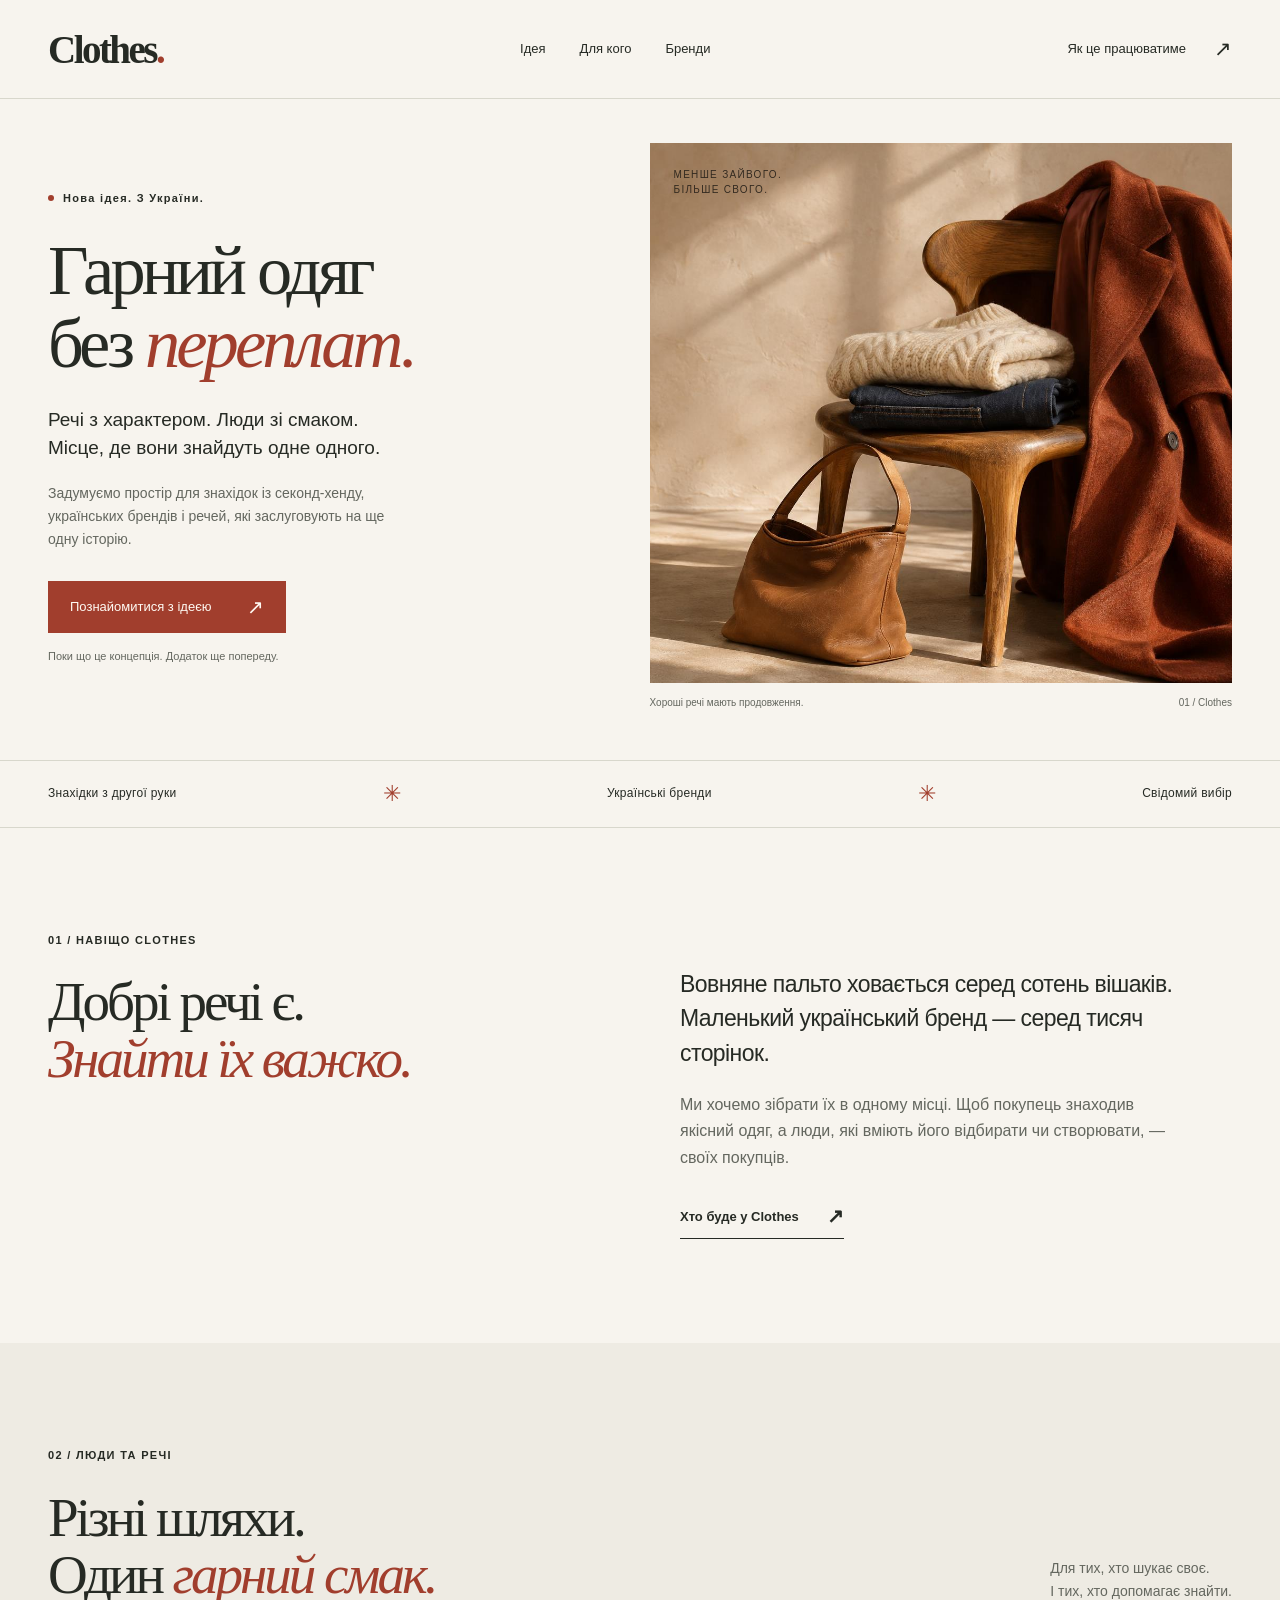
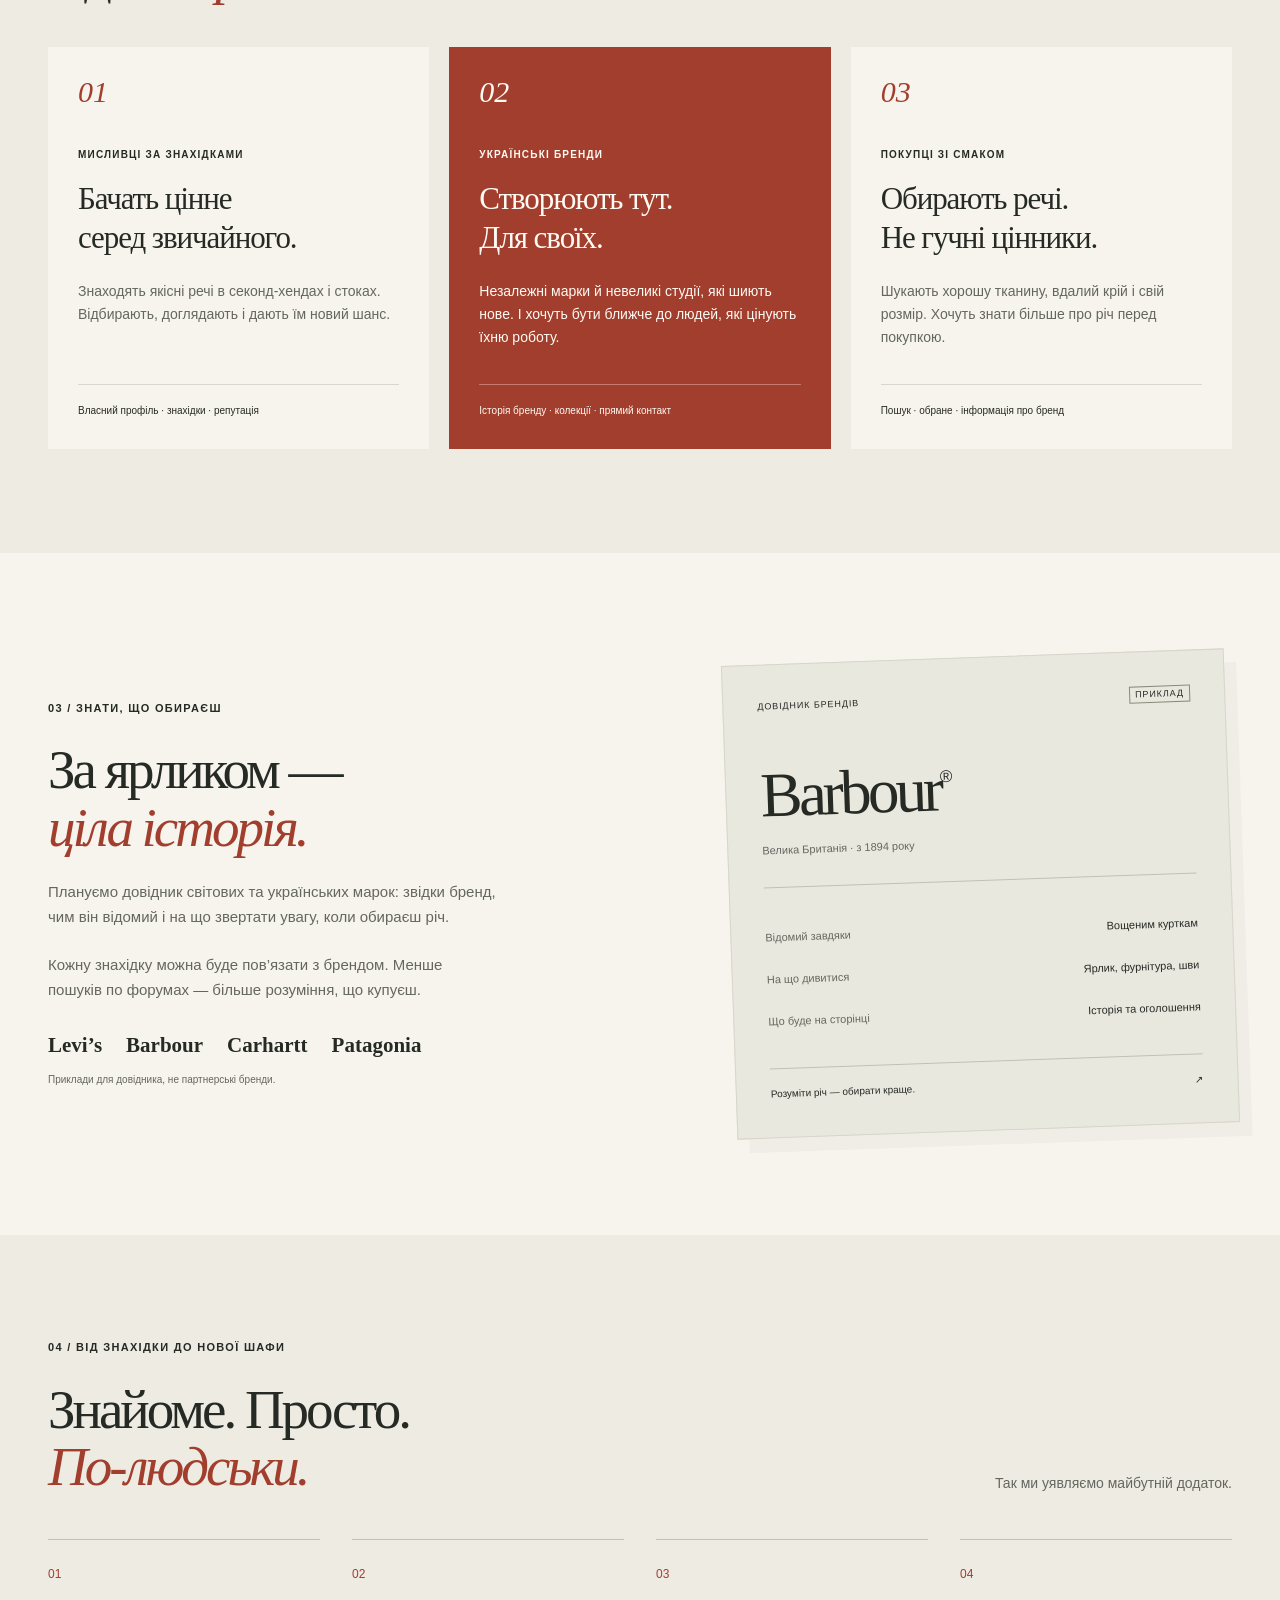
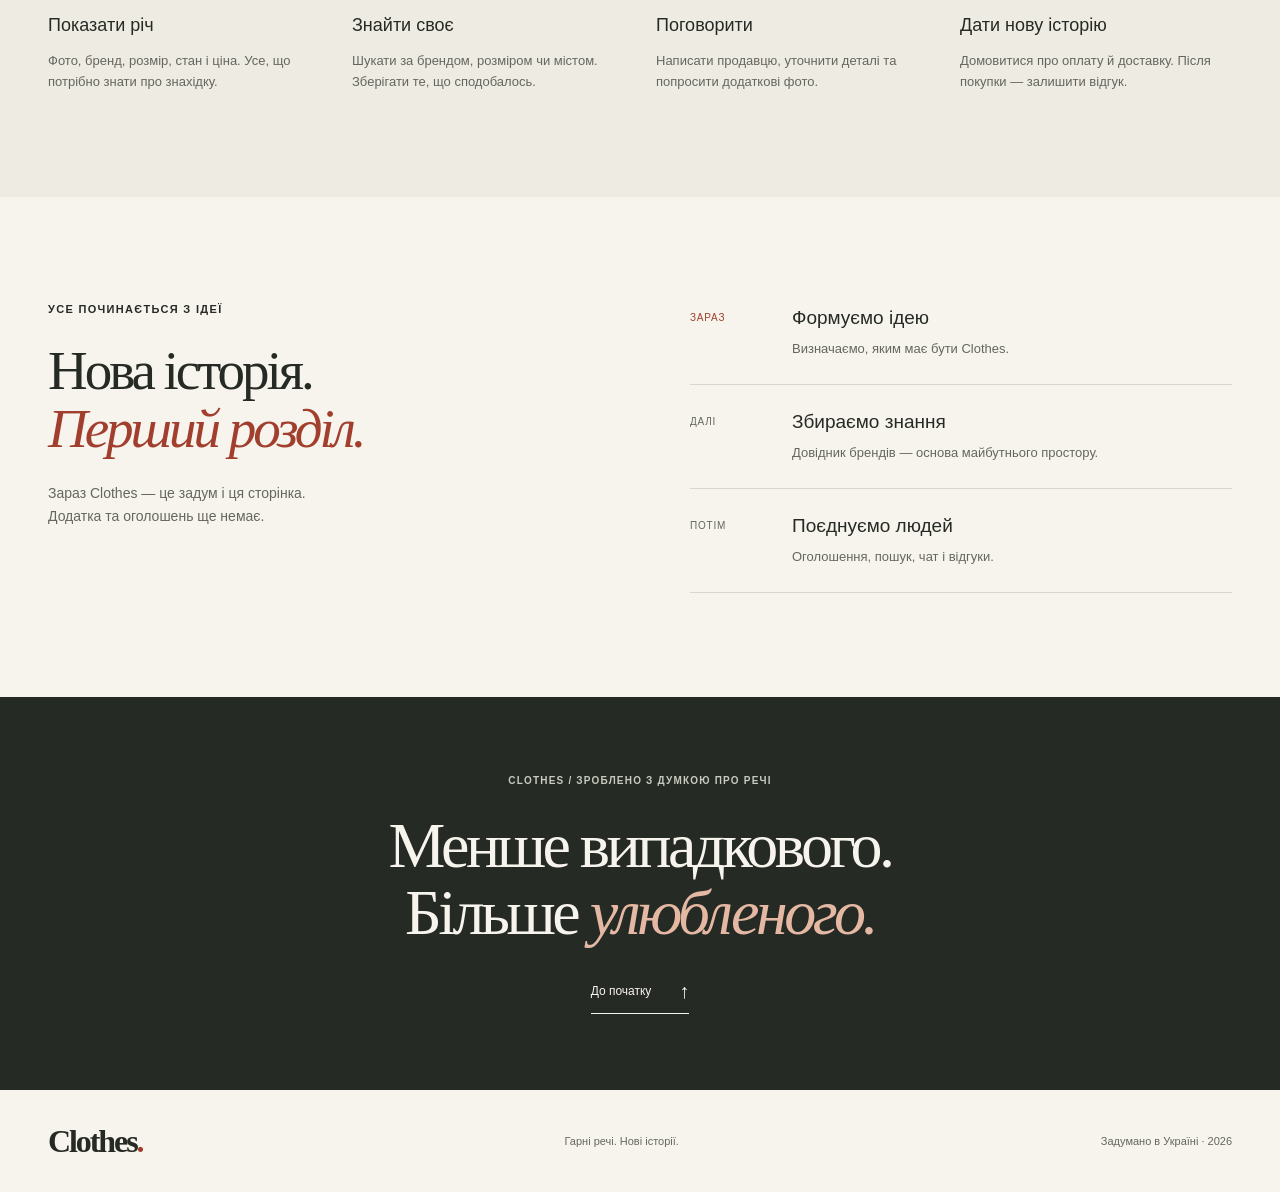
<file: index.html>
<!doctype html>
<html lang="uk">
<head>
<meta charset="utf-8">
<meta name="viewport" content="width=device-width, initial-scale=1">
<title>Clothes — якісний одяг, секонд-хенд та українські бренди</title>
<meta name="description" content="Clothes — концепція українського маркетплейсу якісного одягу: знахідки з секонд-хенду, українські бренди та довідник світових марок. Дізнайтеся про ідею.">
<meta name="robots" content="index, follow, max-image-preview:large">
<meta name="theme-color" content="#f7f4ee">
<link rel="canonical" href="https://clothes.webart.work/">
<meta property="og:type" content="website">
<meta property="og:locale" content="uk_UA">
<meta property="og:site_name" content="Clothes">
<meta property="og:url" content="https://clothes.webart.work/">
<meta property="og:title" content="Clothes — гарний одяг без переплат">
<meta property="og:description" content="Знахідки з другої руки, українські бренди та історії речей. Знайомтеся з ідеєю Clothes.">
<meta property="og:image" content="https://clothes.webart.work/assets/clothes-social.jpg">
<meta property="og:image:secure_url" content="https://clothes.webart.work/assets/clothes-social.jpg">
<meta property="og:image:type" content="image/jpeg">
<meta property="og:image:width" content="1200">
<meta property="og:image:height" content="630">
<meta property="og:image:alt" content="Clothes — гарний одяг без переплат. Теракотове пальто, трикотаж і джинси у теплому світлі.">
<meta name="twitter:card" content="summary_large_image">
<meta name="twitter:title" content="Clothes — гарний одяг без переплат">
<meta name="twitter:description" content="Ідея українського маркетплейсу якісного одягу, знахідок із секонд-хенду та локальних брендів.">
<meta name="twitter:image" content="https://clothes.webart.work/assets/clothes-social.jpg">
<meta name="twitter:image:alt" content="Clothes — гарний одяг без переплат. Одяг у теплій редакційній композиції.">
<link rel="icon" href="/favicon.svg" type="image/svg+xml">
<link rel="preload" as="image" href="/assets/clothes-editorial.jpg" fetchpriority="high">
<link rel="stylesheet" href="/styles.css">
<script type="application/ld+json">
{"@context":"https://schema.org","@graph":[{"@type":"WebSite","@id":"https://clothes.webart.work/#website","url":"https://clothes.webart.work/","name":"Clothes","inLanguage":"uk","description":"Концепція українського маркетплейсу якісного одягу, секонд-хенду та українських брендів."},{"@type":"WebPage","@id":"https://clothes.webart.work/#webpage","url":"https://clothes.webart.work/","name":"Clothes — якісний одяг, секонд-хенд та українські бренди","isPartOf":{"@id":"https://clothes.webart.work/#website"},"inLanguage":"uk","description":"Знайомство з ідеєю Clothes: одяг із другої руки, українські виробники та довідник світових брендів.","primaryImageOfPage":{"@type":"ImageObject","url":"https://clothes.webart.work/assets/clothes-social.jpg","width":1200,"height":630}}]}
</script>
</head>
<body>
<a class="skip-link" href="#main">Перейти до змісту</a>
<header class="site-header"><div class="wrap header-inner">
<a class="logo" href="/" aria-label="Clothes — на головну">Clothes<span>.</span></a>
<nav aria-label="Головна навігація"><a href="#idea">Ідея</a><a href="#roles">Для кого</a><a href="#brands">Бренди</a></nav>
<a class="header-link" href="#how">Як це працюватиме <span aria-hidden="true">↗</span></a>
</div></header>
<main id="main">
<section class="hero wrap" aria-labelledby="hero-title">
<div class="hero-copy"><p class="eyebrow"><span class="status-dot" aria-hidden="true"></span> Нова ідея. З України.</p>
<h1 id="hero-title">Гарний одяг<br>без <em>переплат.</em></h1>
<p class="lead">Речі з характером. Люди зі смаком.<br>Місце, де вони знайдуть одне одного.</p>
<p class="hero-description">Задумуємо простір для знахідок із секонд-хенду, українських брендів і речей, які заслуговують на ще одну історію.</p>
<a class="button" href="#idea">Познайомитися з ідеєю <span aria-hidden="true">↗</span></a>
<p class="hero-note">Поки що це концепція. Додаток ще попереду.</p></div>
<figure class="hero-visual"><img src="/assets/clothes-editorial.jpg" alt="Теракотове пальто на дерев’яному стільці, кремовий светр, складені джинси та шкіряна сумка у сонячному світлі" width="1536" height="1024" fetchpriority="high">
<figcaption><span>Хороші речі мають продовження.</span><span aria-hidden="true">01 / Clothes</span></figcaption>
<span class="photo-label" aria-hidden="true">МЕНШЕ ЗАЙВОГО.<br>БІЛЬШЕ СВОГО.</span></figure>
</section>
<div class="values-strip"><div class="wrap"><span>Знахідки з другої руки</span><span aria-hidden="true">✳</span><span>Українські бренди</span><span aria-hidden="true">✳</span><span>Свідомий вибір</span></div></div>
<section id="idea" class="section wrap idea" aria-labelledby="idea-title"><div><p class="eyebrow">01 / НАВІЩО CLOTHES</p><h2 id="idea-title">Добрі речі є.<br><em>Знайти їх важко.</em></h2></div>
<div class="idea-text"><p class="large-copy">Вовняне пальто ховається серед сотень вішаків. Маленький український бренд — серед тисяч сторінок.</p><p>Ми хочемо зібрати їх в одному місці. Щоб покупець знаходив якісний одяг, а люди, які вміють його відбирати чи створювати, — своїх покупців.</p><a class="text-link" href="#roles">Хто буде у Clothes <span aria-hidden="true">↗</span></a></div></section>
<section id="roles" class="section community" aria-labelledby="roles-title"><div class="wrap"><div class="section-heading"><div><p class="eyebrow">02 / ЛЮДИ ТА РЕЧІ</p><h2 id="roles-title">Різні шляхи.<br>Один <em>гарний смак.</em></h2></div><p>Для тих, хто шукає своє.<br>І тих, хто допомагає знайти.</p></div>
<div class="role-grid">
<article class="role-card"><span class="card-number">01</span><p class="eyebrow">МИСЛИВЦІ ЗА ЗНАХІДКАМИ</p><h3>Бачать цінне<br>серед звичайного.</h3><p>Знаходять якісні речі в секонд-хендах і стоках. Відбирають, доглядають і дають їм новий шанс.</p><div class="card-bottom">Власний профіль · знахідки · репутація</div></article>
<article class="role-card accent-card"><span class="card-number">02</span><p class="eyebrow">УКРАЇНСЬКІ БРЕНДИ</p><h3>Створюють тут.<br>Для своїх.</h3><p>Незалежні марки й невеликі студії, які шиють нове. І хочуть бути ближче до людей, які цінують їхню роботу.</p><div class="card-bottom">Історія бренду · колекції · прямий контакт</div></article>
<article class="role-card"><span class="card-number">03</span><p class="eyebrow">ПОКУПЦІ ЗІ СМАКОМ</p><h3>Обирають речі.<br>Не гучні цінники.</h3><p>Шукають хорошу тканину, вдалий крій і свій розмір. Хочуть знати більше про річ перед покупкою.</p><div class="card-bottom">Пошук · обране · інформація про бренд</div></article>
</div></div></section>
<section id="brands" class="section wrap brands-section" aria-labelledby="brands-title"><div class="brand-copy"><p class="eyebrow">03 / ЗНАТИ, ЩО ОБИРАЄШ</p><h2 id="brands-title">За ярликом —<br><em>ціла історія.</em></h2><p>Плануємо довідник світових та українських марок: звідки бренд, чим він відомий і на що звертати увагу, коли обираєш річ.</p><p>Кожну знахідку можна буде пов’язати з брендом. Менше пошуків по форумах — більше розуміння, що купуєш.</p><div class="brand-names" aria-label="Приклади марок для майбутнього довідника"><span>Levi’s</span><span>Barbour</span><span>Carhartt</span><span>Patagonia</span></div><p class="small-note">Приклади для довідника, не партнерські бренди.</p></div>
<aside class="brand-preview" aria-label="Ілюстрація майбутньої сторінки бренду"><div class="preview-top"><span>ДОВІДНИК БРЕНДІВ</span><span>ПРИКЛАД</span></div><h3>Barbour<span>®</span></h3><p class="brand-origin">Велика Британія · з 1894 року</p><div class="brand-rule"></div><dl><div><dt>Відомий завдяки</dt><dd>Вощеним курткам</dd></div><div><dt>На що дивитися</dt><dd>Ярлик, фурнітура, шви</dd></div><div><dt>Що буде на сторінці</dt><dd>Історія та оголошення</dd></div></dl><div class="preview-foot"><span>Розуміти річ — обирати краще.</span><span aria-hidden="true">↗</span></div></aside></section>
<section id="how" class="section how-section" aria-labelledby="how-title"><div class="wrap"><div class="section-heading"><div><p class="eyebrow">04 / ВІД ЗНАХІДКИ ДО НОВОЇ ШАФИ</p><h2 id="how-title">Знайоме. Просто.<br><em>По-людськи.</em></h2></div><p>Так ми уявляємо майбутній додаток.</p></div><ol class="steps"><li><span class="step-number">01</span><h3>Показати річ</h3><p>Фото, бренд, розмір, стан і ціна. Усе, що потрібно знати про знахідку.</p></li><li><span class="step-number">02</span><h3>Знайти своє</h3><p>Шукати за брендом, розміром чи містом. Зберігати те, що сподобалось.</p></li><li><span class="step-number">03</span><h3>Поговорити</h3><p>Написати продавцю, уточнити деталі та попросити додаткові фото.</p></li><li><span class="step-number">04</span><h3>Дати нову історію</h3><p>Домовитися про оплату й доставку. Після покупки — залишити відгук.</p></li></ol></div></section>
<section id="progress" class="section wrap progress-section" aria-labelledby="progress-title"><div><p class="eyebrow">УСЕ ПОЧИНАЄТЬСЯ З ІДЕЇ</p><h2 id="progress-title">Нова історія.<br><em>Перший розділ.</em></h2><p>Зараз Clothes — це задум і ця сторінка.<br>Додатка та оголошень ще немає.</p></div><ol class="roadmap"><li class="current"><span>ЗАРАЗ</span><div><h3>Формуємо ідею</h3><p>Визначаємо, яким має бути Clothes.</p></div></li><li><span>ДАЛІ</span><div><h3>Збираємо знання</h3><p>Довідник брендів — основа майбутнього простору.</p></div></li><li><span>ПОТІМ</span><div><h3>Поєднуємо людей</h3><p>Оголошення, пошук, чат і відгуки.</p></div></li></ol></section>
<section class="closing"><div class="wrap"><p class="eyebrow">CLOTHES / ЗРОБЛЕНО З ДУМКОЮ ПРО РЕЧІ</p><h2>Менше випадкового.<br>Більше <em>улюбленого.</em></h2><a class="text-link" href="#hero-title">До початку <span aria-hidden="true">↑</span></a></div></section>
</main>
<footer><div class="wrap footer-inner"><a class="logo" href="/" aria-label="Clothes — на головну">Clothes<span>.</span></a><p>Гарні речі. Нові історії.</p><span>Задумано в Україні · 2026</span></div></footer>
</body></html>
</file>
<file: styles.css>
:root{--bg:#f7f4ee;--surface:#eeebe3;--ink:#262a24;--muted:#64675f;--line:#d8d7cc;--accent:#a13e2d;--accent-ink:#fffaf3;--max:1320px;--font:Arial,"Segoe UI",sans-serif;--serif:Georgia,"Times New Roman",serif}
*{box-sizing:border-box}html{scroll-behavior:smooth;scroll-padding-top:24px}body{margin:0;background:var(--bg);color:var(--ink);font:16px/1.65 var(--font);-webkit-font-smoothing:antialiased}a{color:inherit}p,figure{margin:0}h1,h2,h3{margin:0;font-weight:400}h1,h2{font-family:var(--serif);line-height:1.04;letter-spacing:-.055em}h1{font-size:clamp(52px,5.5vw,82px)}h2{font-size:clamp(40px,4.3vw,62px)}h3{line-height:1.25}em{color:var(--accent);font-weight:400}.wrap{width:calc(100% - 96px);max-width:var(--max);margin-inline:auto}.section{padding-block:104px}.eyebrow{font-size:11px;font-weight:700;letter-spacing:.12em;line-height:1.5}.section .eyebrow{margin-bottom:25px}a:focus-visible{outline:3px solid var(--accent);outline-offset:6px}.skip-link{position:absolute;top:-100px;left:16px;background:var(--ink);color:white;padding:12px;z-index:20}.skip-link:focus{top:10px}.site-header{border-bottom:1px solid var(--line)}.header-inner{display:flex;align-items:center;justify-content:space-between;gap:24px;min-height:98px}.logo{text-decoration:none;font-family:var(--serif);font-weight:bold;letter-spacing:-.065em;font-size:39px;line-height:1}.logo span{color:var(--accent)}nav{display:flex;gap:34px}nav a,.header-link{font-size:13px;text-decoration:none;display:inline-flex;align-items:center;min-height:44px}nav a:hover,.header-link:hover,.text-link:hover{color:var(--accent)}.header-link{gap:28px}.header-link span{font-size:21px}.hero{display:grid;grid-template-columns:1fr 1.03fr;gap:36px;padding-top:44px;padding-bottom:48px;align-items:center}.hero-copy{padding-block:40px}.hero .eyebrow{margin-bottom:28px;display:flex;gap:9px;align-items:center}.status-dot{width:6px;height:6px;border-radius:50%;background:var(--accent)}.lead{font-size:19px;line-height:1.5;margin-top:25px}.hero-description{color:var(--muted);font-size:14px;max-width:370px;margin-top:19px}.button{display:inline-flex;align-items:center;gap:35px;background:var(--accent);color:var(--accent-ink);padding:15px 22px;margin-top:30px;font-size:13px;text-decoration:none;min-height:52px}.button:hover{background:#803023}.button span{font-size:20px;line-height:1}.hero-note{font-size:11px;color:var(--muted);margin-top:14px}.hero-visual{position:relative;min-width:0;align-self:stretch;display:flex;flex-direction:column}.hero-visual img{width:100%;height:100%;min-height:540px;max-height:660px;object-fit:cover;object-position:66% center;display:block}.hero-visual figcaption{display:flex;justify-content:space-between;gap:14px;font-size:10px;color:var(--muted);padding-top:12px}.photo-label{position:absolute;left:24px;top:24px;font-size:10px;line-height:1.5;letter-spacing:.13em;color:#332a20}.values-strip{border-block:1px solid var(--line)}.values-strip .wrap{display:flex;justify-content:space-between;align-items:center;gap:24px;padding-block:22px;font-size:12px;letter-spacing:.025em}.values-strip span[aria-hidden]{color:var(--accent);font-size:22px;line-height:1}.idea{display:grid;grid-template-columns:1fr 1fr;gap:80px}.idea-text{padding-top:35px}.idea-text>p+p{margin-top:22px;color:var(--muted);max-width:490px}.large-copy{font-size:23px;line-height:1.5;letter-spacing:-.025em}.text-link{display:inline-flex;gap:28px;align-items:center;min-height:44px;font-size:13px;font-weight:600;text-decoration:none;border-bottom:1px solid currentColor;margin-top:24px}.text-link span{font-size:20px}.community{background:var(--surface)}.section-heading{display:flex;justify-content:space-between;gap:32px;align-items:end;margin-bottom:44px}.section-heading>p{font-size:14px;color:var(--muted);max-width:260px}.role-grid{display:grid;grid-template-columns:repeat(3,1fr);gap:20px}.role-card{padding:30px;background:var(--bg);display:flex;flex-direction:column}.card-number{font-family:var(--serif);font-style:italic;font-size:30px;line-height:1;color:var(--accent);margin-bottom:40px}.role-card .eyebrow{font-size:10px;margin-bottom:18px}.role-card h3{font-family:var(--serif);font-size:31px;letter-spacing:-.035em;margin-bottom:22px}.role-card>p:not(.eyebrow){font-size:14px;color:var(--muted);margin-bottom:35px}.card-bottom{padding-top:18px;border-top:1px solid var(--line);font-size:10px;margin-top:auto}.accent-card{background:var(--accent);color:var(--accent-ink)}.accent-card .card-number,.accent-card>p:not(.eyebrow){color:var(--accent-ink)}.accent-card .card-bottom{border-color:#c27c70}.brands-section{display:grid;grid-template-columns:1fr .88fr;gap:110px;align-items:center}.brand-copy>p:not(.eyebrow):not(.small-note){color:var(--muted);font-size:15px;max-width:450px;margin-top:24px}.brand-names{display:flex;flex-wrap:wrap;gap:12px 24px;font-family:var(--serif);font-weight:bold;font-size:21px;line-height:1.4;margin-top:28px}.small-note{font-size:10px;color:var(--muted);margin-top:12px}.brand-preview{padding:34px;background:#e9e8df;transform:rotate(-2deg);border:1px solid #d6d6c9;box-shadow:12px 14px 0 #efede5}.preview-top{display:flex;justify-content:space-between;gap:12px;font-size:9px;letter-spacing:.1em}.preview-top span:last-child{border:1px solid #858a79;padding:0 5px}.brand-preview h3{font-family:var(--serif);font-size:63px;letter-spacing:-.06em;margin-top:40px}.brand-preview h3 span{font-family:var(--font);font-size:17px;vertical-align:top;display:inline-block;padding-top:16px}.brand-origin{font-size:11px;color:var(--muted);margin-top:6px}.brand-rule{height:1px;background:#bfc2b3;margin-block:28px}dl{margin:0}dl>div{display:flex;justify-content:space-between;gap:20px;padding-block:12px;font-size:11px}dt{color:var(--muted)}dd{margin:0;text-align:right}.preview-foot{border-top:1px solid #bfc2b3;margin-top:26px;padding-top:17px;display:flex;justify-content:space-between;font-size:10px;gap:16px}.how-section{background:var(--surface)}.steps{display:grid;grid-template-columns:repeat(4,1fr);gap:32px;padding:0;margin:0;list-style:none}.steps li{border-top:1px solid #bfc2b3;padding-top:20px}.step-number{font-size:12px;color:var(--accent)}.steps h3{font-size:18px;margin-top:28px;margin-bottom:13px}.steps p{font-size:13px;color:var(--muted)}.progress-section{display:grid;grid-template-columns:1fr 1fr;gap:100px}.progress-section>div>p:last-child{font-size:14px;color:var(--muted);margin-top:25px}.roadmap{list-style:none;margin:0;padding:0}.roadmap li{display:grid;grid-template-columns:80px 1fr;gap:22px;border-bottom:1px solid var(--line);padding:25px 0}.roadmap li:first-child{padding-top:5px}.roadmap li>span{font-size:10px;letter-spacing:.08em;color:var(--muted);padding-top:4px}.roadmap .current>span{color:var(--accent)}.roadmap h3{font-size:19px}.roadmap p{font-size:13px;color:var(--muted);margin-top:8px}.closing{background:var(--ink);color:var(--bg);text-align:center;padding-block:76px}.closing .eyebrow{font-size:10px;color:#c7cbbf;margin-bottom:25px}.closing h2{font-size:clamp(44px,5vw,72px)}.closing em{color:#e4b8a3}.closing .text-link{font-weight:400;font-size:12px}.closing .text-link:hover{color:#e4b8a3}footer{padding-block:35px}.footer-inner{display:flex;justify-content:space-between;align-items:center;gap:24px}.footer-inner .logo{font-size:32px}.footer-inner p,.footer-inner>span{font-size:11px;color:var(--muted)}
@media(min-width:1500px){.hero{gap:70px}.hero-copy{padding-block:65px}}
@media(max-width:1000px){.wrap{width:calc(100% - 56px)}.header-link{gap:12px}nav{gap:20px}.hero{gap:25px}.hero-visual img{min-height:520px}.hero-description{max-width:320px}.section{padding-block:78px}.idea{gap:45px}.brands-section{gap:60px}.role-card{padding:24px}.role-card h3{font-size:27px}.card-bottom{line-height:1.8}.steps{gap:22px}.progress-section{gap:55px}.brand-preview{padding:25px}}
@media(max-width:700px){html{scroll-padding-top:15px}.wrap{width:calc(100% - 40px)}.header-inner{min-height:80px;flex-wrap:wrap;gap:8px 20px;padding-block:16px}.logo{font-size:33px}nav{gap:20px}nav a{font-size:12px}.header-link{display:none}.hero{grid-template-columns:1fr;gap:28px;padding-top:10px;padding-bottom:30px}.hero-copy{padding:30px 0 0}.hero .eyebrow{margin-bottom:22px}h1{font-size:clamp(52px,11vw,76px)}.lead{font-size:18px;margin-top:22px}.hero-description{max-width:440px}.button{margin-top:25px}.hero-visual img{min-height:0;height:auto;aspect-ratio:1.12;object-position:65% center}.hero-visual figcaption{font-size:9px}.photo-label{left:16px;top:16px;font-size:9px}.values-strip .wrap{gap:12px;flex-wrap:wrap;justify-content:center;padding-block:17px;font-size:10px}.values-strip span[aria-hidden]{font-size:15px}.section{padding-block:64px}.section .eyebrow{margin-bottom:20px}h2{font-size:43px}.idea,.brands-section,.progress-section{grid-template-columns:1fr;gap:30px}.idea-text{padding-top:0}.large-copy{font-size:21px}.idea-text>p+p{font-size:14px}.section-heading{display:block;margin-bottom:30px}.section-heading>p{margin-top:22px;max-width:100%}.role-grid{grid-template-columns:1fr;gap:16px}.role-card{padding:28px}.card-number{margin-bottom:25px}.role-card h3{font-size:32px}.role-card>p:not(.eyebrow){max-width:450px;margin-bottom:26px}.card-bottom{font-size:11px}.brands-section{gap:40px;overflow:hidden}.brand-preview{margin:5px 8px 14px;padding:27px}.brand-preview h3{font-size:62px}.brand-copy>p:not(.eyebrow):not(.small-note){font-size:14px}.steps{grid-template-columns:1fr 1fr;gap:30px 24px}.steps h3{font-size:17px;margin-top:18px}.steps p{font-size:13px}.roadmap li{grid-template-columns:65px 1fr;gap:16px}.closing{padding-block:60px}.closing .eyebrow{font-size:8px}.footer-inner{flex-wrap:wrap;gap:18px}.footer-inner p{display:none}.footer-inner>span{font-size:10px}}
@media(prefers-reduced-motion:reduce){html{scroll-behavior:auto}}
</file>
